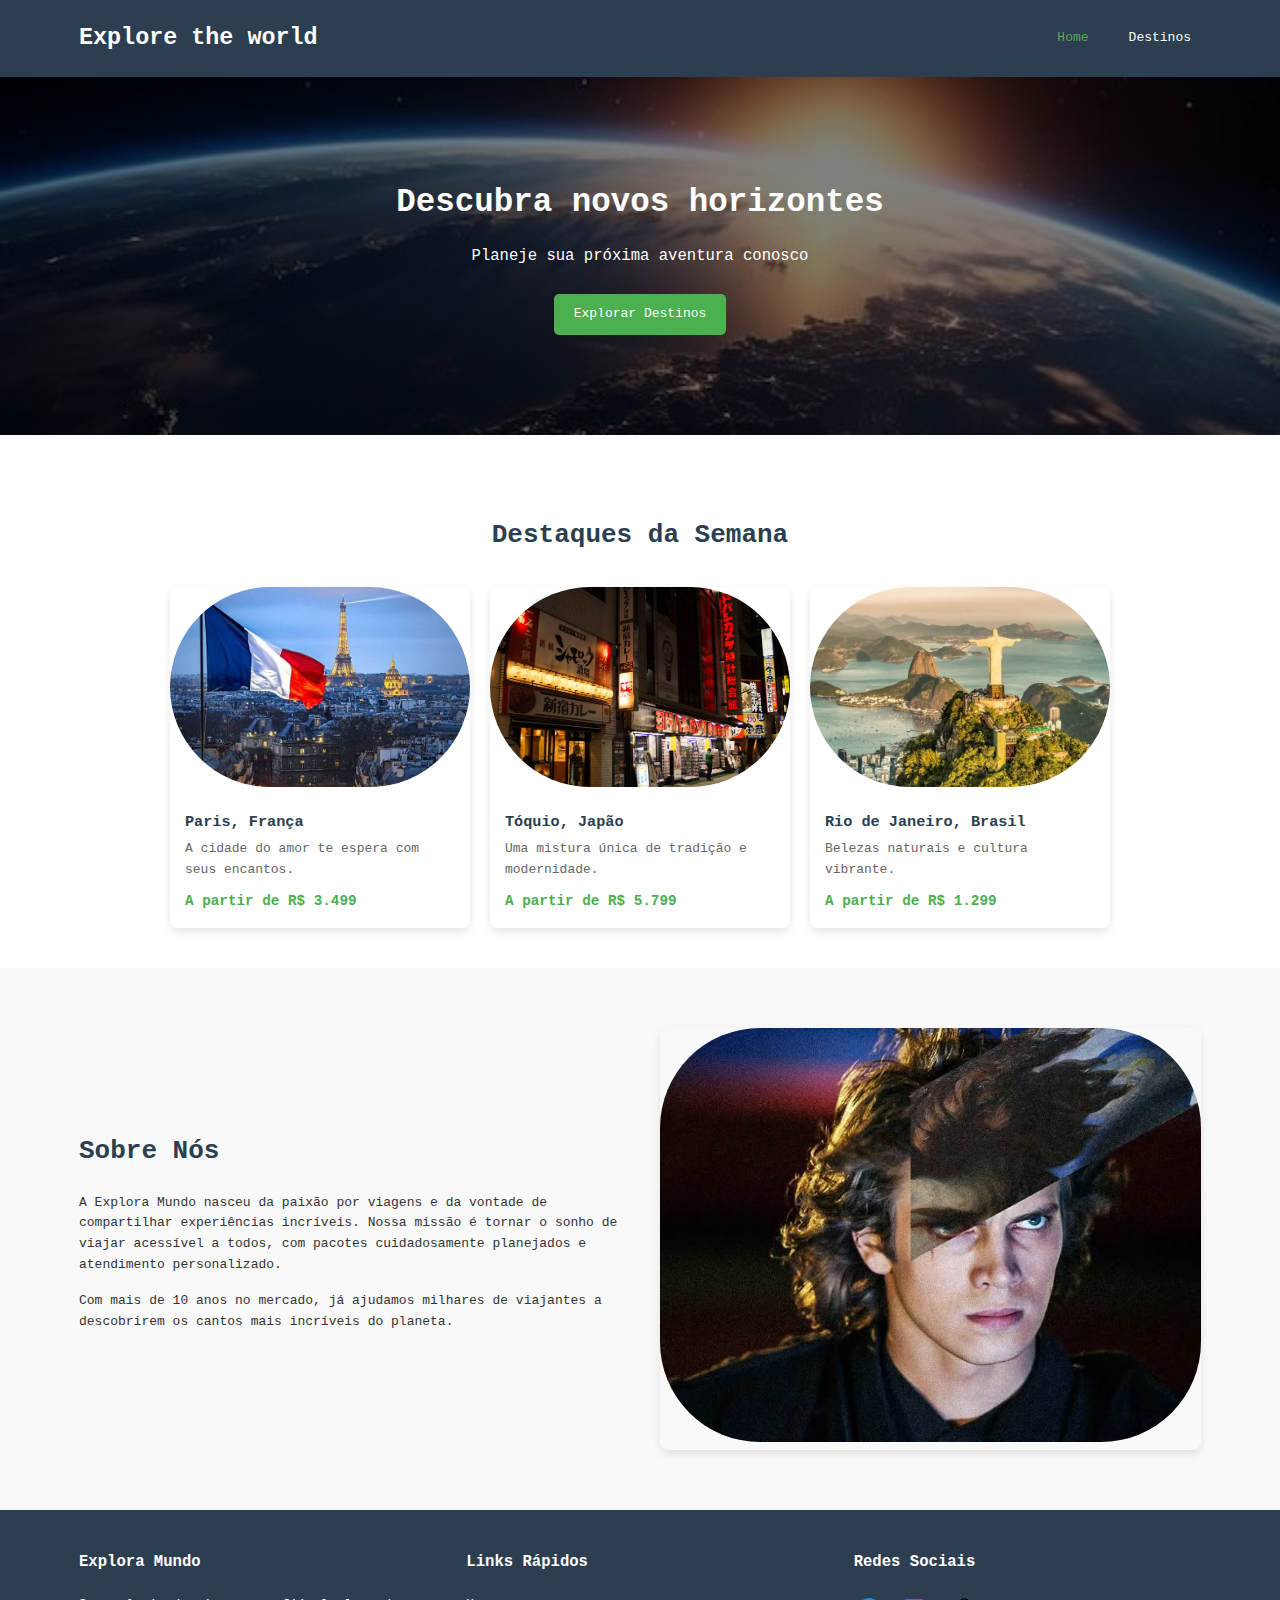
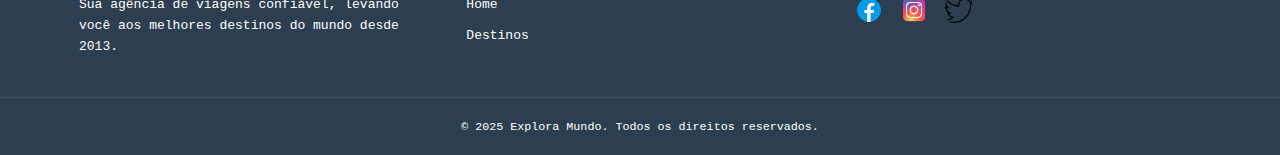
<file: view/index.html>
<!DOCTYPE html>
<html lang="pt-BR">

<head>
    <meta charset="UTF-8">
    <meta name="viewport" content="width=device-width, initial-scale=1.0">
    <title>Explore the world - Home</title>
    <link rel="stylesheet" href="/styles/sytle.css">
</head>

<body>
    <header class="cabecalho">
        <div class="container">
            <h1 class="logo">Explore the world</h1>
            <nav class="menu">
                <ul class="menu-lista">
                    <li><a href="index.html" class="ativo">Home</a></li>
                    <li><a href="destinos.html">Destinos</a></li>
                </ul>
            </nav>
        </div>
    </header>

    <main class="principal">
        <section class="banner">
            <div class="container">
                <h2>Descubra novos horizontes</h2>
                <p>Planeje sua próxima aventura conosco</p>
                <a href="destinos.html" class="botao">Explorar Destinos</a>
            </div>
        </section>

        <section class="destaques">
            <div class="container">
                <h2>Destaques da Semana</h2>
                <div class="cards">
                    <div class="card">
                        <img src="/assets/download.jpg" alt="Paris">
                        <h3>Paris, França</h3>
                        <p>A cidade do amor te espera com seus encantos.</p>
                        <span class="preco">A partir de R$ 3.499</span>
                    </div>
                    <div class="card">
                        <img src="/assets/Toquio - Japan.jpg" alt="Tóquio">
                        <h3>Tóquio, Japão</h3>
                        <p>Uma mistura única de tradição e modernidade.</p>
                        <span class="preco">A partir de R$ 5.799</span>
                    </div>
                    <div class="card">
                        <img src="/assets/rio.jpg" alt="Rio de Janeiro">
                        <h3>Rio de Janeiro, Brasil</h3>
                        <p>Belezas naturais e cultura vibrante.</p>
                        <span class="preco">A partir de R$ 1.299</span>
                    </div>
                </div>
            </div>
        </section>

        <section class="sobre">
            <div class="container">
                <div class="sobre-conteudo">
                    <h2>Sobre Nós</h2>
                    <p>A Explora Mundo nasceu da paixão por viagens e da vontade de compartilhar experiências incríveis.
                        Nossa missão é tornar o sonho de viajar acessível a todos, com pacotes cuidadosamente planejados
                        e atendimento personalizado.</p>
                    <p>Com mais de 10 anos no mercado, já ajudamos milhares de viajantes a descobrirem os cantos mais
                        incríveis do planeta.</p>
                </div>
                <div class="sobre-imagem">
                    <img src="/assets/Anakin Skywalker.jpg" alt="Sobre nós">
                </div>
            </div>
        </section>
    </main>

    <footer class="rodape">
        <div class="container">
            <div class="rodape-coluna">
                <h3>Explora Mundo</h3>
                <p>Sua agência de viagens confiável, levando você aos melhores destinos do mundo desde 2013.</p>
            </div>
            <div class="rodape-coluna">
                <h3>Links Rápidos</h3>
                <ul>
                    <li><a href="index.html">Home</a></li>
                    <li><a href="destinos.html">Destinos</a></li>
                </ul>
            </div>
            <div class="rodape-coluna">
                <h3>Redes Sociais</h3>
                <div class="redes-sociais">
                    <a href="#"><img src="/assets/facebook.png" alt="Facebook"></a>
                    <a href="#"><img src="/assets/insta.png" alt="Instagram"></a>
                    <a href="#"><img src="/assets/twitter.png" alt="Twitter"></a>
                </div>
            </div>
        </div>
        <div class="copyright">
            <p>&copy; 2025 Explora Mundo. Todos os direitos reservados.</p>
        </div>
    </footer>
</body>

</html>
</file>
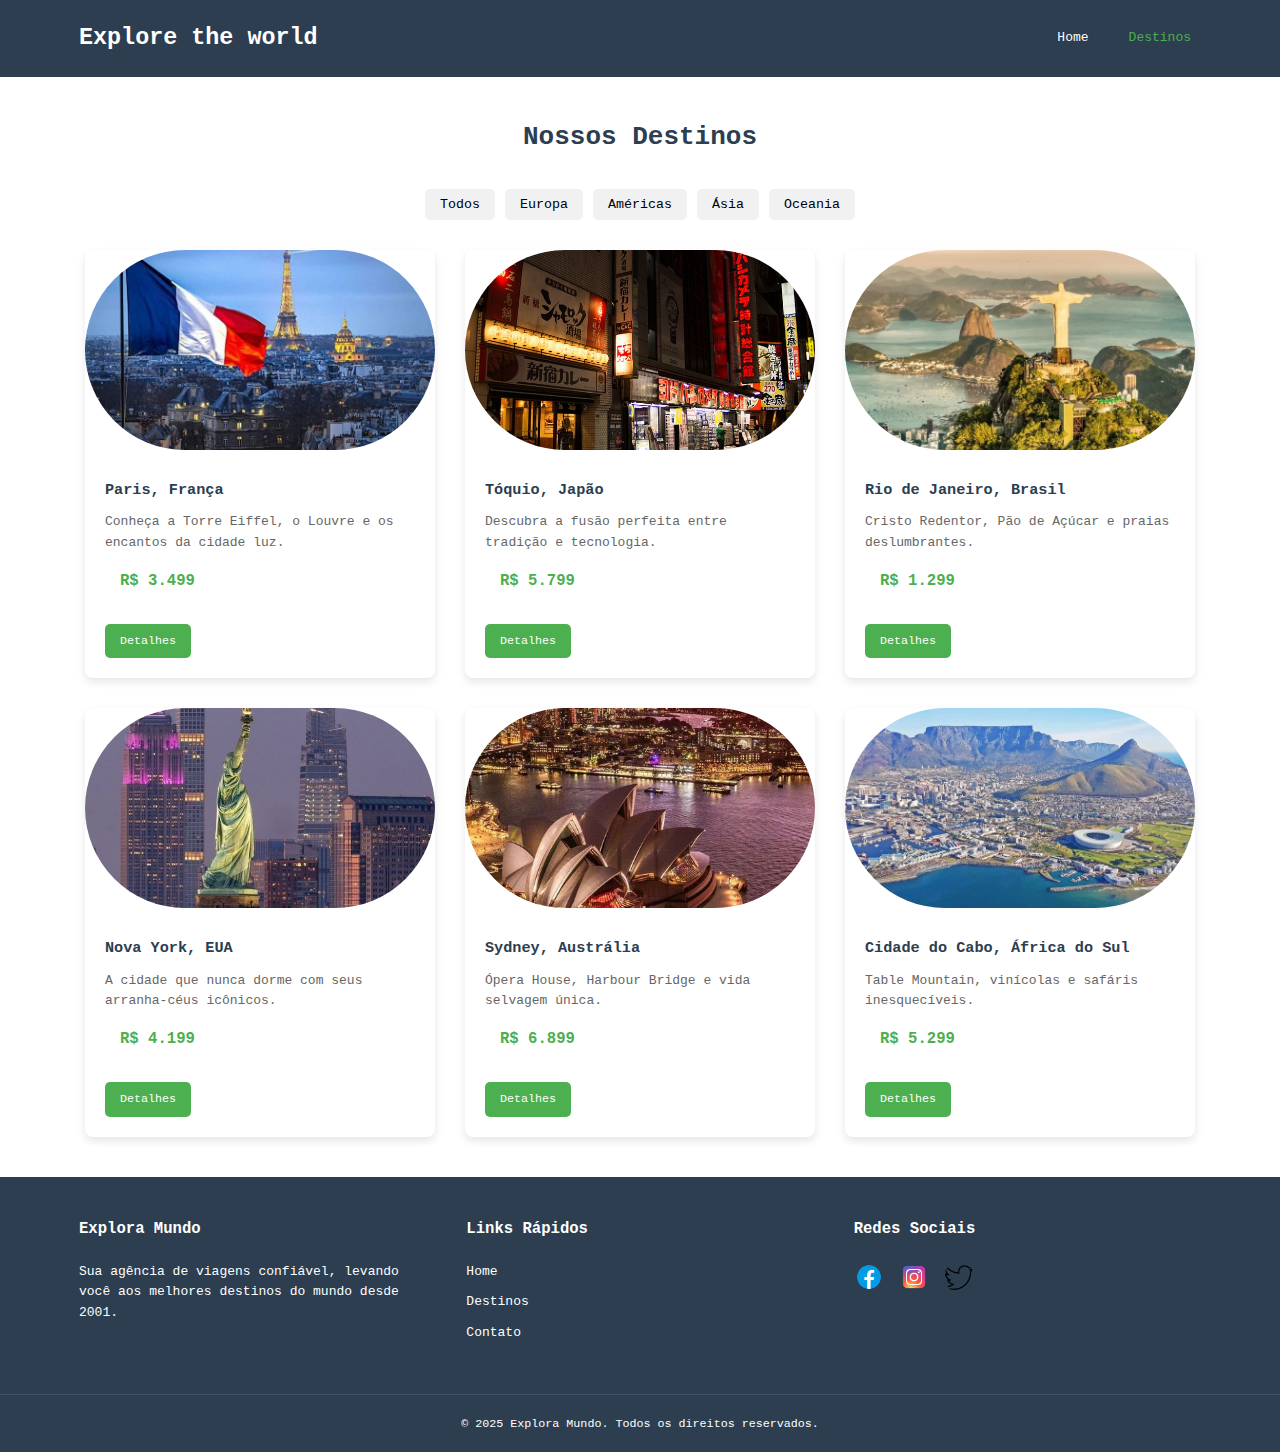
<file: view/destinos.html>
<!DOCTYPE html>
<html lang="pt-BR">

<head>
  <meta charset="UTF-8">
  <meta name="viewport" content="width=device-width, initial-scale=1.0">
  <title>Explore the world - Destinos</title>
  <link rel="stylesheet" href="/styles/sytle.css">
</head>

<body>
  <header class="cabecalho">
    <div class="container">
      <h1 class="logo">Explore the world</h1>
      <nav class="menu">
        <ul class="menu-lista">
          <li><a href="index.html">Home</a></li>
          <li><a href="destinos.html" class="ativo">Destinos</a></li>
        </ul>
      </nav>
    </div>
  </header>

  <main class="principal">
    <section class="destinos">
      <div class="container">
        <h2>Nossos Destinos</h2>
        <div class="filtros">
          <button class="botao-filtro ativo">Todos</button>
          <button class="botao-filtro">Europa</button>
          <button class="botao-filtro">Américas</button>
          <button class="botao-filtro">Ásia</button>
          <button class="botao-filtro">Oceania</button>
        </div>

        <div class="galeria-destinos">
          <div class="card-destino">
            <img src="/assets/download.jpg" alt="Paris">
            <div class="card-info">
              <h3>Paris, França</h3>
              <p>Conheça a Torre Eiffel, o Louvre e os encantos da cidade luz.</p>
              <span class="preco">R$ 3.499</span>
              <a href="#" class="botao-pequeno">Detalhes</a>
            </div>
          </div>

          <div class="card-destino">
            <img src="/assets/Toquio - Japan.jpg" alt="Tóquio">
            <div class="card-info">
              <h3>Tóquio, Japão</h3>
              <p>Descubra a fusão perfeita entre tradição e tecnologia.</p>
              <span class="preco">R$ 5.799</span>
              <a href="#" class="botao-pequeno">Detalhes</a>
            </div>
          </div>

          <div class="card-destino">
            <img src="/assets/rio.jpg" alt="Rio de Janeiro">
            <div class="card-info">
              <h3>Rio de Janeiro, Brasil</h3>
              <p>Cristo Redentor, Pão de Açúcar e praias deslumbrantes.</p>
              <span class="preco">R$ 1.299</span>
              <a href="#" class="botao-pequeno">Detalhes</a>
            </div>
          </div>

          <div class="card-destino">
            <img src="/assets/NovaYork.jpg" alt="Nova York">
            <div class="card-info">
              <h3>Nova York, EUA</h3>
              <p>A cidade que nunca dorme com seus arranha-céus icônicos.</p>
              <span class="preco">R$ 4.199</span>
              <a href="#" class="botao-pequeno">Detalhes</a>
            </div>
          </div>

          <div class="card-destino">
            <img src="/assets/Sydney.jpg" alt="Sydney">
            <div class="card-info">
              <h3>Sydney, Austrália</h3>
              <p>Ópera House, Harbour Bridge e vida selvagem única.</p>
              <span class="preco">R$ 6.899</span>
              <a href="#" class="botao-pequeno">Detalhes</a>
            </div>
          </div>

          <div class="card-destino">
            <img src="/assets/CaboFrio.jpg" alt="Cidade do Cabo">
            <div class="card-info">
              <h3>Cidade do Cabo, África do Sul</h3>
              <p>Table Mountain, vinícolas e safáris inesquecíveis.</p>
              <span class="preco">R$ 5.299</span>
              <a href="#" class="botao-pequeno">Detalhes</a>
            </div>
          </div>
        </div>
      </div>
    </section>
  </main>

  <footer class="rodape">
    <div class="container">
      <div class="rodape-coluna">
        <h3>Explora Mundo</h3>
        <p>Sua agência de viagens confiável, levando você aos melhores destinos do mundo desde 2001.</p>
      </div>
      <div class="rodape-coluna">
        <h3>Links Rápidos</h3>
        <ul>
          <li><a href="index.html">Home</a></li>
          <li><a href="destinos.html">Destinos</a></li>
          <li><a href="#">Contato</a></li>
        </ul>
      </div>
      <div class="rodape-coluna">
        <h3>Redes Sociais</h3>
        <div class="redes-sociais">
          <a href="#"><img src="/assets/facebook.png" alt="Facebook"></a>
          <a href="#"><img src="/assets/insta.png" alt="Instagram"></a>
          <a href="#"><img src="/assets/twitter.png" alt="Twitter"></a>
        </div>
      </div>
    </div>
    <div class="copyright">
      <p>&copy; 2025 Explora Mundo. Todos os direitos reservados.</p>
    </div>
  </footer>
</body>

</html>
</file>
<file: styles/sytle.css>
* {
    margin: 0;
    padding: 0;
    box-sizing: border-box;
    font-family: monospace;
}

body {
    line-height: 1.6;
    color: #333;
}

.container {
    width: 90%;
    max-width: 1200px;
    margin: 0 auto;
    padding: 0 15px;
}

img {
    max-width: 100%;
    height: auto;
    border-radius: 100px;
}

a {
    text-decoration: none;
    color: inherit;
}

ul {
    list-style: none;
}

.botao {
    display: inline-block;
    background-color: #4CAF50;
    color: white;
    padding: 10px 20px;
    border-radius: 5px;
    transition: background-color 0.3s;
}

.botao:hover {
    background-color: #45a049;
}

.botao-pequeno {
    display: inline-block;
    background-color: #4CAF50;
    color: white;
    padding: 8px 15px;
    border-radius: 5px;
    font-size: 0.9rem;
    transition: background-color 0.3s;
}

.botao-pequeno:hover {
    background-color: #45a049;
}

/* Cabeçalho */
.cabecalho {
    background-color: #2c3e50;
    color: white;
    padding: 20px 0;
    position: static;
    top: 0;
    z-index: 100;
}

.logo {
    font-size: 1.8rem;
    font-weight: bold;
}

.menu-lista {
    display: flex;
    gap: 20px;
}

.menu-lista a {
    padding: 5px 10px;
    transition: color 0.3s;
}

.menu-lista a:hover,
.menu-lista a.ativo {
    color: #4CAF50;
}

/* Layout Flexbox para cabeçalho */
.cabecalho .container {
    display: flex;
    justify-content: space-between;
    align-items: center;
}

/* Banner */
.banner {
    background: linear-gradient(rgba(0, 0, 0, 0.5), rgba(0, 0, 0, 0.5)), url('/assets/Terra.jpg');
    background-size: cover;
    background-position: center;
    color: white;
    text-align: center;
    padding: 100px 0;
    margin-bottom: 40px;
}

.banner h2 {
    font-size: 2.5rem;
    margin-bottom: 15px;
}

.banner p {
    font-size: 1.2rem;
    margin-bottom: 25px;
}

/* Destaques */
.destaques {
    padding: 40px 0;
}

.destaques h2 {
    text-align: center;
    margin-bottom: 30px;
    font-size: 2rem;
    color: #2c3e50;
}

.cards {
    display: flex;
    flex-wrap: wrap;
    gap: 20px;
    justify-content: center;
}

.card {
    background: white;
    border-radius: 8px;
    box-shadow: 0 4px 8px rgba(0, 0, 0, 0.1);
    overflow: hidden;
    width: 300px;
    transition: transform 0.3s;
}

.card:hover {
    transform: translateY(-10px);
}

.card img {
    width: 100%;
    height: 200px;
    object-fit: cover;
}

.card h3 {
    padding: 15px 15px 5px;
    color: #2c3e50;
}

.card p {
    padding: 0 15px 10px;
    color: #666;
}

.preco {
    display: block;
    padding: 0 15px 15px;
    font-weight: bold;
    color: #4CAF50;
    font-size: 1.1rem;
}

/* Sobre */
.sobre {
    padding: 60px 0;
    background-color: #f9f9f9;
}

.sobre .container {
    display: flex;
    align-items: center;
    gap: 40px;
}

.sobre-conteudo {
    flex: 1;
}

.sobre-conteudo h2 {
    font-size: 2rem;
    color: #2c3e50;
    margin-bottom: 20px;
}

.sobre-conteudo p {
    margin-bottom: 15px;
}

.sobre-imagem {
    flex: 1;
    border-radius: 8px;
    overflow: hidden;
    box-shadow: 0 4px 8px rgba(0, 0, 0, 0.1);
}

/* Página de Destinos */
.destinos {
    padding: 40px 0;
}

.destinos h2 {
    text-align: center;
    margin-bottom: 30px;
    font-size: 2rem;
    color: #2c3e50;
}

.filtros {
    display: flex;
    justify-content: center;
    gap: 10px;
    margin-bottom: 30px;
    flex-wrap: wrap;
}

.botao-filtro {
    padding: 8px 15px;
    background-color: #f1f1f1;
    border: none;
    border-radius: 5px;
    cursor: pointer;
    transition: background-color 0.3s;
}

.botao-filtro:hover {
    background-color: #4CAF50;
    color: white;
}

.galeria-destinos {
    display: flex;
    flex-wrap: wrap;
    gap: 30px;
    justify-content: center;
}

.card-destino {
    background: white;
    border-radius: 8px;
    box-shadow: 0 4px 8px rgba(0, 0, 0, 0.1);
    overflow: hidden;
    width: 350px;
    transition: transform 0.3s;
}

.card-destino:hover {
    transform: translateY(-5px);
}

.card-destino img {
    width: 100%;
    height: 200px;
    object-fit: cover;
}

.card-info {
    padding: 20px;
}

.card-info h3 {
    margin-bottom: 10px;
    color: #2c3e50;
}

.card-info p {
    margin-bottom: 15px;
    color: #666;
}

.card-info .preco {
    display: block;
    margin-bottom: 15px;
    font-weight: bold;
    color: #4CAF50;
    font-size: 1.2rem;
}

/* Rodapé */
.rodape {
    background-color: #2c3e50;
    color: white;
    padding: 40px 0 0;
}

.rodape .container {
    display: flex;
    flex-wrap: wrap;
    gap: 40px;
    justify-content: space-between;
}

.rodape-coluna {
    flex: 1;
    min-width: 200px;
}

.rodape-coluna h3 {
    margin-bottom: 20px;
    font-size: 1.2rem;
}

.rodape-coluna ul li {
    margin-bottom: 10px;
}

.rodape-coluna ul li a:hover {
    color: #4CAF50;
}

.redes-sociais {
    display: flex;
    gap: 15px;
}

.redes-sociais img {
    width: 30px;
    height: 30px;
    transition: opacity 0.3s;
}

.redes-sociais img:hover {
    opacity: 0.8;
}

.copyright {
    text-align: center;
    padding: 20px 0;
    margin-top: 40px;
    border-top: 1px solid rgba(255, 255, 255, 0.1);
    font-size: 0.9rem;
}

/* Responsividade para o celular */
@media (max-width: 768px) {
    .cabecalho .container {
        flex-direction: column;
        gap: 15px;
    }

    .menu-lista {
        flex-wrap: wrap;
        justify-content: center;
    }

    .sobre .container {
        flex-direction: column;
    }

    .sobre-imagem {
        order: -1;
    }

    .rodape .container {
        flex-direction: column;
        gap: 30px;
    }
}

@media (max-width: 480px) {
    .banner h2 {
        font-size: 2rem;
    }

    .banner p {
        font-size: 1rem;
    }

    .card,
    .card-destino {
        width: 100%;
    }
}
</file>
